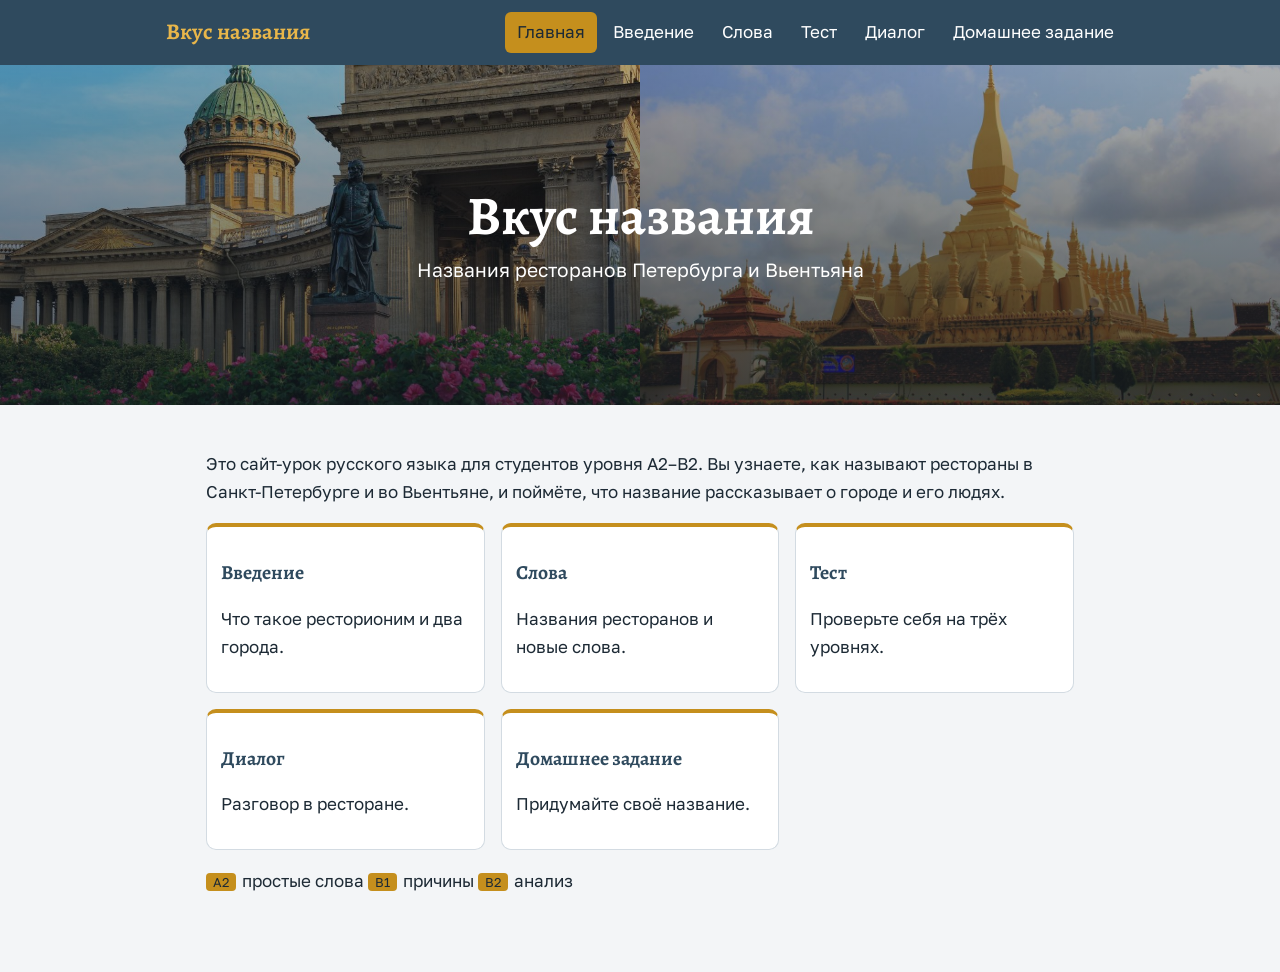
<file: index.html>
<!DOCTYPE html><html lang="ru"><head><meta charset="utf-8"><meta name="viewport" content="width=device-width,initial-scale=1"><title>Вкус названия — Вкус названия</title><link rel="stylesheet" href="https://fonts.googleapis.com/css2?family=Alegreya:wght@500;700&family=Golos+Text:wght@400;600&family=Noto+Sans+Lao:wght@400;700&display=swap"><link rel="stylesheet" href="style.css"></head><body><header><nav><a class="logo" href="index.html">Вкус названия</a><a href="index.html" class=on>Главная</a><a href="vvedenie.html">Введение</a><a href="slova.html">Слова</a><a href="test.html">Тест</a><a href="dialog.html">Диалог</a><a href="zadanie.html">Домашнее задание</a></nav></header><div class="hero"><img src="images/kazan.jpg" alt="Казанский собор"><img src="images/phathatluang.jpg" alt="Пха Тхат Луанг"><div class="t"><h1>Вкус названия</h1><p>Названия ресторанов Петербурга и Вьентьяна</p></div></div><main><p>Это сайт-урок русского языка для студентов уровня A2–B2. Вы узнаете, как называют рестораны в Санкт-Петербурге и во Вьентьяне, и поймёте, что название рассказывает о городе и его людях.</p><div class="cols"><a class="box" href="vvedenie.html"><h3>Введение</h3><p>Что такое ресторионим и два города.</p></a><a class="box" href="slova.html"><h3>Слова</h3><p>Названия ресторанов и новые слова.</p></a><a class="box" href="test.html"><h3>Тест</h3><p>Проверьте себя на трёх уровнях.</p></a><a class="box" href="dialog.html"><h3>Диалог</h3><p>Разговор в ресторане.</p></a><a class="box" href="zadanie.html"><h3>Домашнее задание</h3><p>Придумайте своё название.</p></a></div><p><span class="lvl">A2</span>простые слова <span class="lvl">B1</span>причины <span class="lvl">B2</span>анализ</p></main><script src="script.js"></script></body></html>
</file>
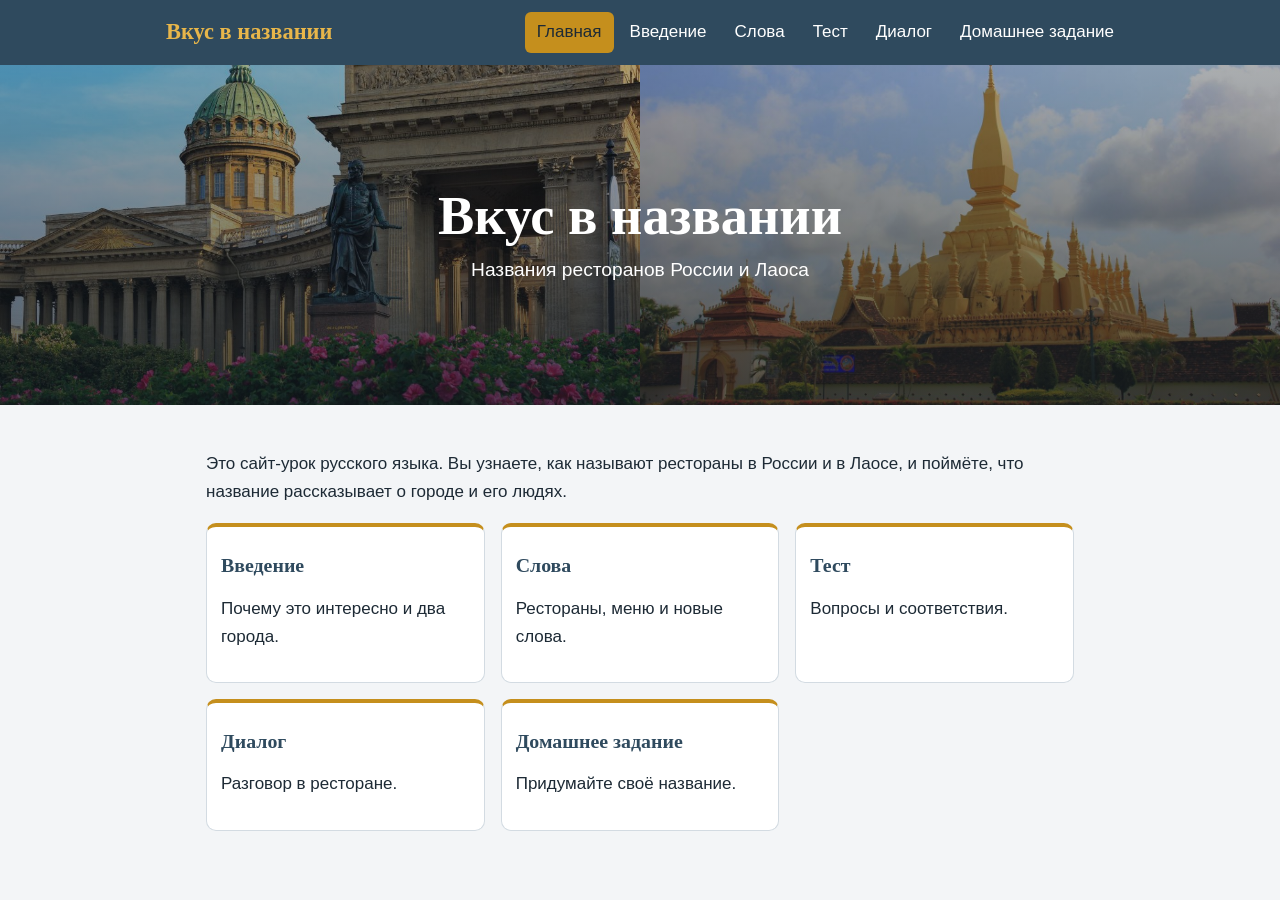
<file: vkus-nazvaniya/index.html>
<!DOCTYPE html><html lang="ru"><head><meta charset="utf-8"><meta name="viewport" content="width=device-width,initial-scale=1"><title>Вкус в названии — Вкус в названии</title><link rel="stylesheet" href="style.css"></head><body><header><nav><a class="logo" href="index.html">Вкус в названии</a><a href="index.html" class=on>Главная</a><a href="vvedenie.html">Введение</a><a href="slova.html">Слова</a><a href="test.html">Тест</a><a href="dialog.html">Диалог</a><a href="zadanie.html">Домашнее задание</a></nav></header><div class="hero"><img src="images/kazan.jpg" alt="Казанский собор"><img src="images/phathatluang.jpg" alt="Пха Тхат Луанг"><div class="t"><h1>Вкус в названии</h1><p>Названия ресторанов России и Лаоса</p></div></div><main><p>Это сайт-урок русского языка. Вы узнаете, как называют рестораны в России и в Лаосе, и поймёте, что название рассказывает о городе и его людях.</p><div class="cols"><a class="box" href="vvedenie.html"><h3>Введение</h3><p>Почему это интересно и два города.</p></a><a class="box" href="slova.html"><h3>Слова</h3><p>Рестораны, меню и новые слова.</p></a><a class="box" href="test.html"><h3>Тест</h3><p>Вопросы и соответствия.</p></a><a class="box" href="dialog.html"><h3>Диалог</h3><p>Разговор в ресторане.</p></a><a class="box" href="zadanie.html"><h3>Домашнее задание</h3><p>Придумайте своё название.</p></a></div></main><script src="script.js"></script></body></html>
</file>
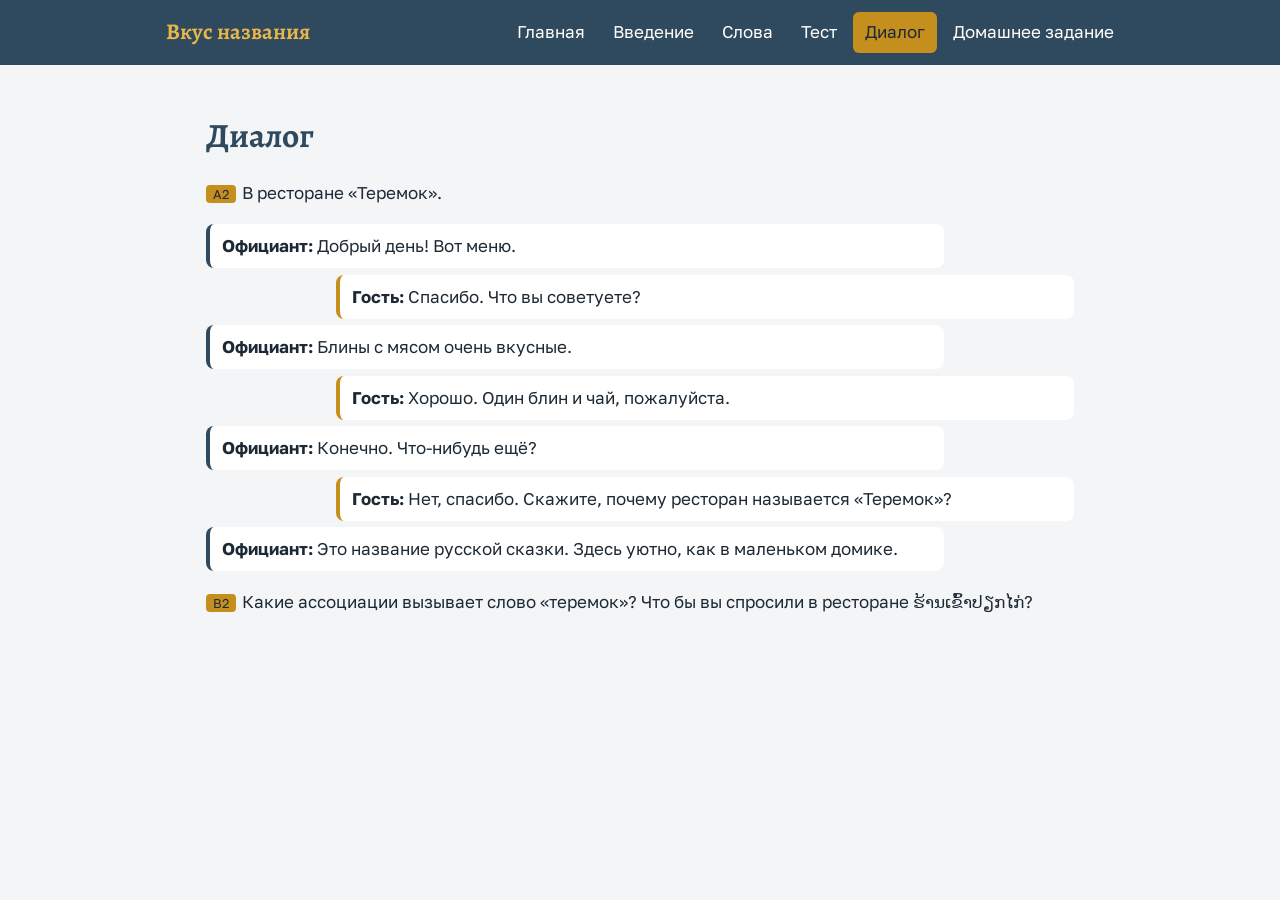
<file: dialog.html>
<!DOCTYPE html><html lang="ru"><head><meta charset="utf-8"><meta name="viewport" content="width=device-width,initial-scale=1"><title>Диалог — Вкус названия</title><link rel="stylesheet" href="https://fonts.googleapis.com/css2?family=Alegreya:wght@500;700&family=Golos+Text:wght@400;600&family=Noto+Sans+Lao:wght@400;700&display=swap"><link rel="stylesheet" href="style.css"></head><body><header><nav><a class="logo" href="index.html">Вкус названия</a><a href="index.html">Главная</a><a href="vvedenie.html">Введение</a><a href="slova.html">Слова</a><a href="test.html">Тест</a><a href="dialog.html" class=on>Диалог</a><a href="zadanie.html">Домашнее задание</a></nav></header><main><h1>Диалог</h1><p><span class="lvl">A2</span>В ресторане «Теремок».</p><div class="dl"><p><b>Официант:</b> Добрый день! Вот меню.</p><p class="g"><b>Гость:</b> Спасибо. Что вы советуете?</p><p><b>Официант:</b> Блины с мясом очень вкусные.</p><p class="g"><b>Гость:</b> Хорошо. Один блин и чай, пожалуйста.</p><p><b>Официант:</b> Конечно. Что-нибудь ещё?</p><p class="g"><b>Гость:</b> Нет, спасибо. Скажите, почему ресторан называется «Теремок»?</p><p><b>Официант:</b> Это название русской сказки. Здесь уютно, как в маленьком домике.</p></div><p><span class="lvl">B2</span>Какие ассоциации вызывает слово «теремок»? Что бы вы спросили в ресторане ຮ້ານເຂົ້າປຽກໄກ່?</p></main><script src="script.js"></script></body></html>
</file>
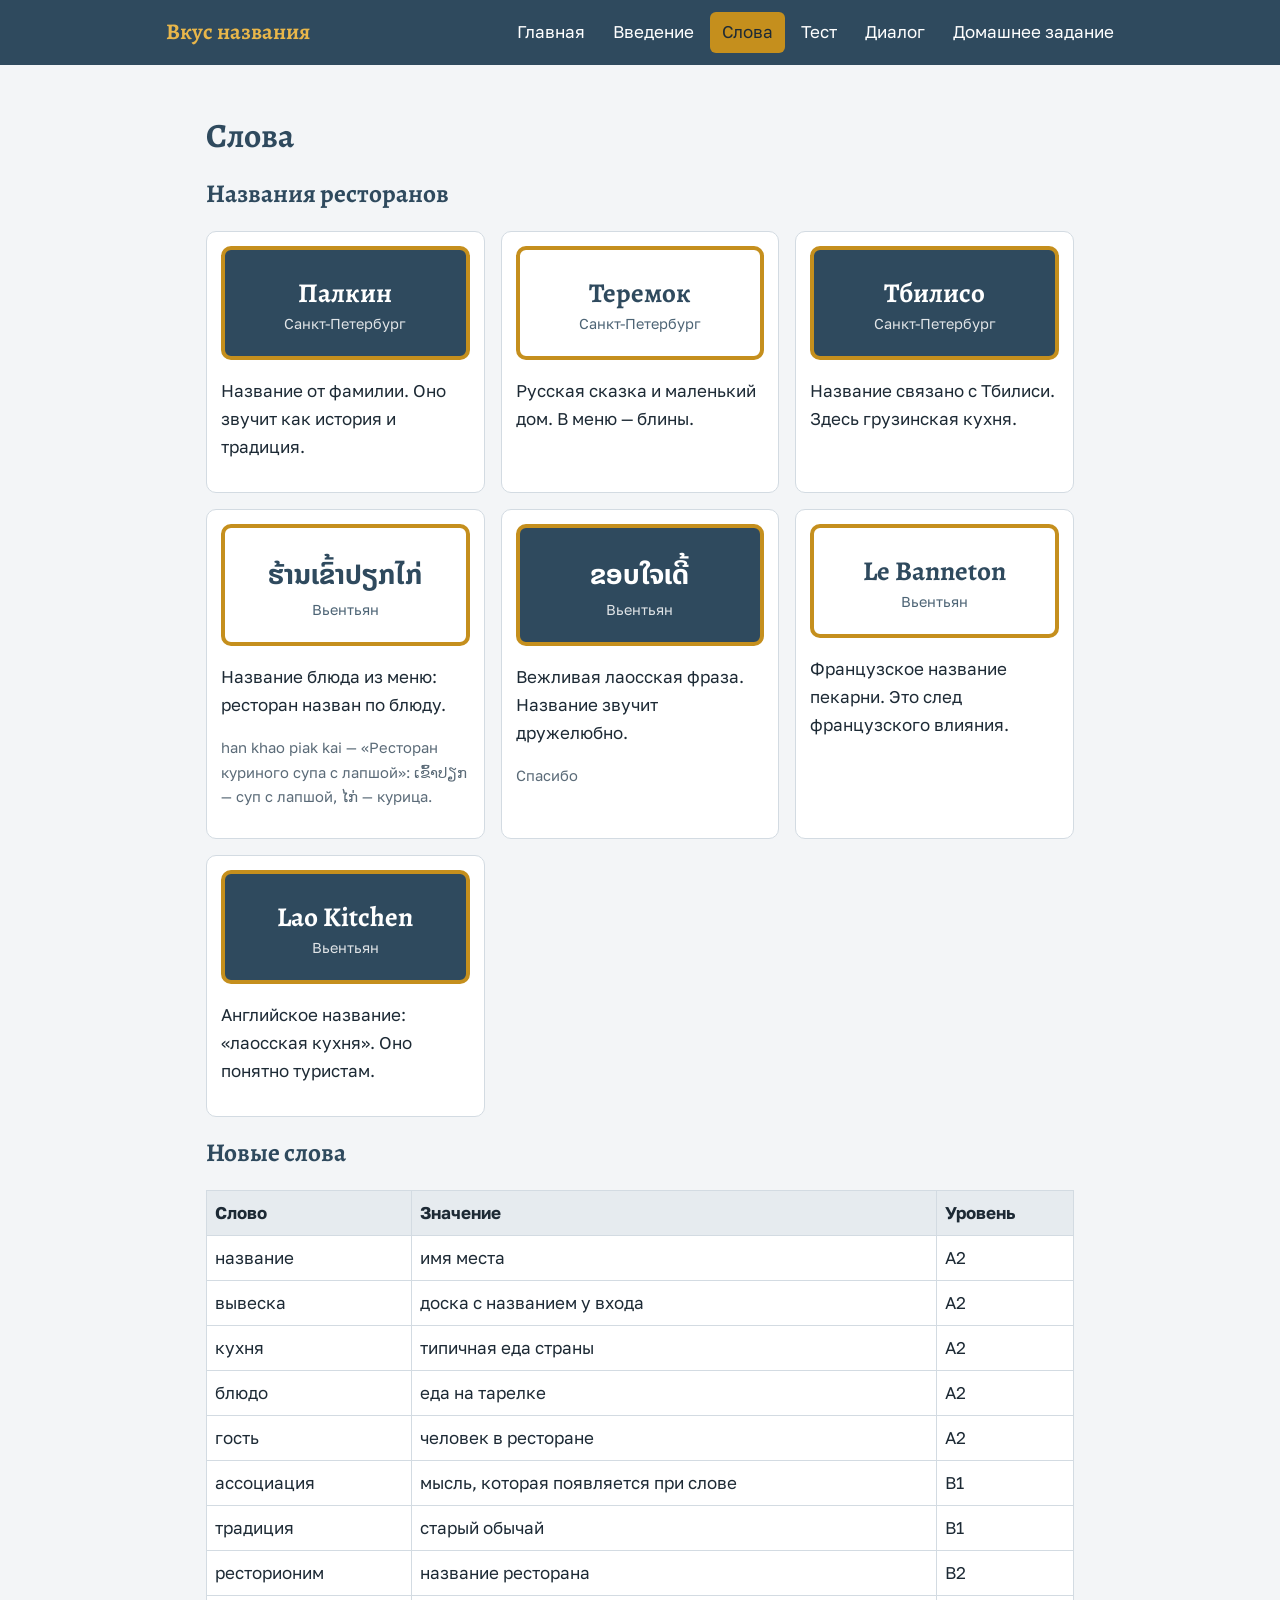
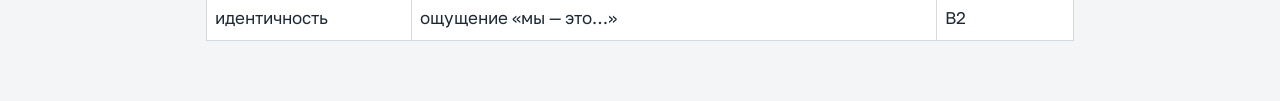
<file: slova.html>
<!DOCTYPE html><html lang="ru"><head><meta charset="utf-8"><meta name="viewport" content="width=device-width,initial-scale=1"><title>Слова — Вкус названия</title><link rel="stylesheet" href="https://fonts.googleapis.com/css2?family=Alegreya:wght@500;700&family=Golos+Text:wght@400;600&family=Noto+Sans+Lao:wght@400;700&display=swap"><link rel="stylesheet" href="style.css"></head><body><header><nav><a class="logo" href="index.html">Вкус названия</a><a href="index.html">Главная</a><a href="vvedenie.html">Введение</a><a href="slova.html" class=on>Слова</a><a href="test.html">Тест</a><a href="dialog.html">Диалог</a><a href="zadanie.html">Домашнее задание</a></nav></header><main><h1>Слова</h1><h2>Названия ресторанов</h2><div class="cols"><div class="box"><div class="sign ">Палкин<small>Санкт-Петербург</small></div><p>Название от фамилии. Оно звучит как история и традиция.</p></div><div class="box"><div class="sign l">Теремок<small>Санкт-Петербург</small></div><p>Русская сказка и маленький дом. В меню — блины.</p></div><div class="box"><div class="sign ">Тбилисо<small>Санкт-Петербург</small></div><p>Название связано с Тбилиси. Здесь грузинская кухня.</p></div><div class="box"><div class="sign l"><span class="lao">ຮ້ານເຂົ້າປຽກໄກ່</span><small>Вьентьян</small></div><p>Название блюда из меню: ресторан назван по блюду.</p><p class="mini">han khao piak kai — «Ресторан куриного супа с лапшой»: ເຂົ້າປຽກ — суп с лапшой, ໄກ່ — курица.</p></div><div class="box"><div class="sign "><span class="lao">ຂອບໃຈເດີ້</span><small>Вьентьян</small></div><p>Вежливая лаосская фраза. Название звучит дружелюбно.</p><p class="mini">Спасибо</p></div><div class="box"><div class="sign l">Le Banneton<small>Вьентьян</small></div><p>Французское название пекарни. Это след французского влияния.</p></div><div class="box"><div class="sign ">Lao Kitchen<small>Вьентьян</small></div><p>Английское название: «лаосская кухня». Оно понятно туристам.</p></div></div><h2>Новые слова</h2><div class="w"><table><tr><th>Слово</th><th>Значение</th><th>Уровень</th></tr><tr><td>название</td><td>имя места</td><td>A2</td></tr><tr><td>вывеска</td><td>доска с названием у входа</td><td>A2</td></tr><tr><td>кухня</td><td>типичная еда страны</td><td>A2</td></tr><tr><td>блюдо</td><td>еда на тарелке</td><td>A2</td></tr><tr><td>гость</td><td>человек в ресторане</td><td>A2</td></tr><tr><td>ассоциация</td><td>мысль, которая появляется при слове</td><td>B1</td></tr><tr><td>традиция</td><td>старый обычай</td><td>B1</td></tr><tr><td>ресторионим</td><td>название ресторана</td><td>B2</td></tr><tr><td>идентичность</td><td>ощущение «мы — это…»</td><td>B2</td></tr></table></div></main><script src="script.js"></script></body></html>
</file>
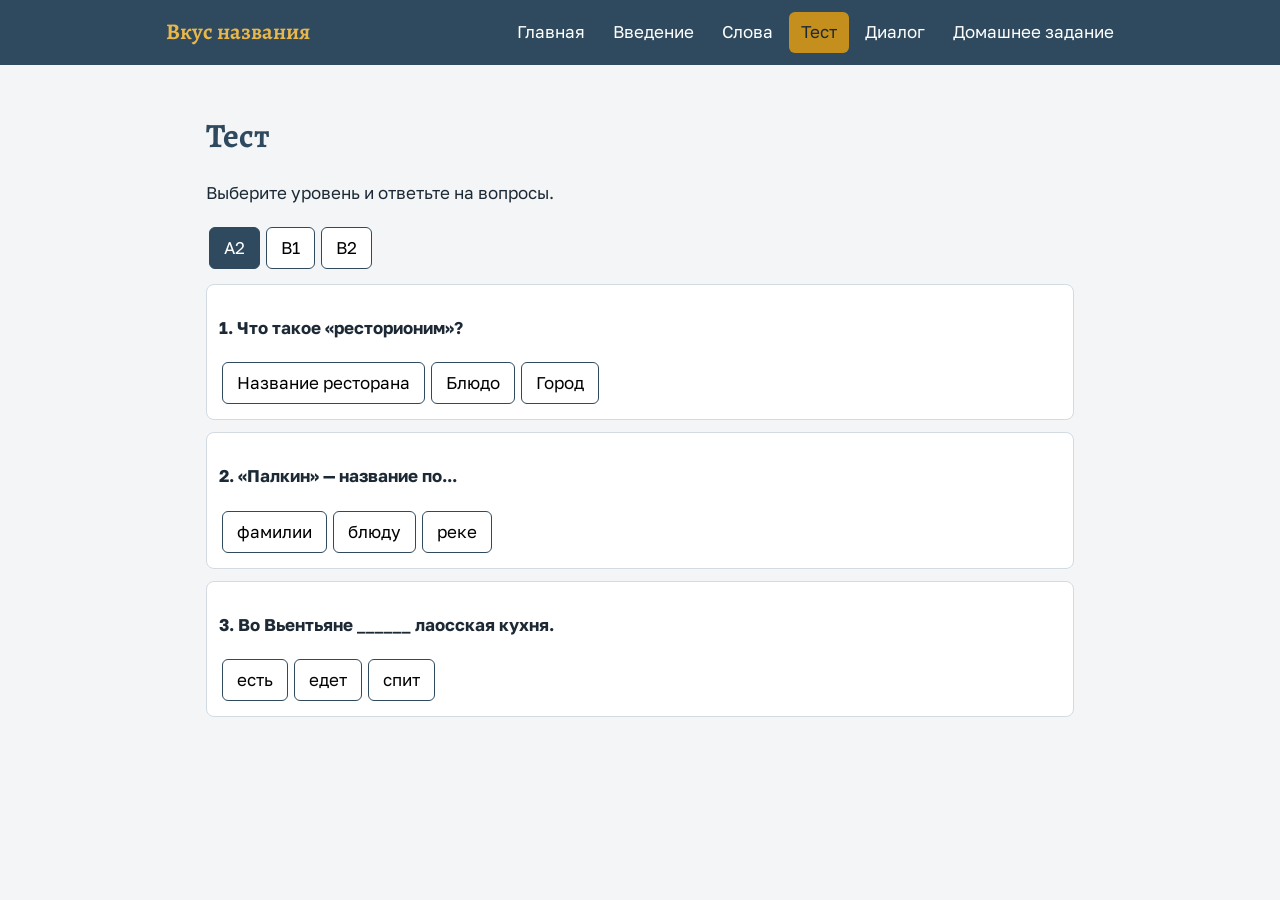
<file: test.html>
<!DOCTYPE html><html lang="ru"><head><meta charset="utf-8"><meta name="viewport" content="width=device-width,initial-scale=1"><title>Тест — Вкус названия</title><link rel="stylesheet" href="https://fonts.googleapis.com/css2?family=Alegreya:wght@500;700&family=Golos+Text:wght@400;600&family=Noto+Sans+Lao:wght@400;700&display=swap"><link rel="stylesheet" href="style.css"></head><body><header><nav><a class="logo" href="index.html">Вкус названия</a><a href="index.html">Главная</a><a href="vvedenie.html">Введение</a><a href="slova.html">Слова</a><a href="test.html" class=on>Тест</a><a href="dialog.html">Диалог</a><a href="zadanie.html">Домашнее задание</a></nav></header><main><h1>Тест</h1><p>Выберите уровень и ответьте на вопросы.</p><div id="lv"></div><div id="quiz"></div></main><script src="script.js"></script></body></html>
</file>
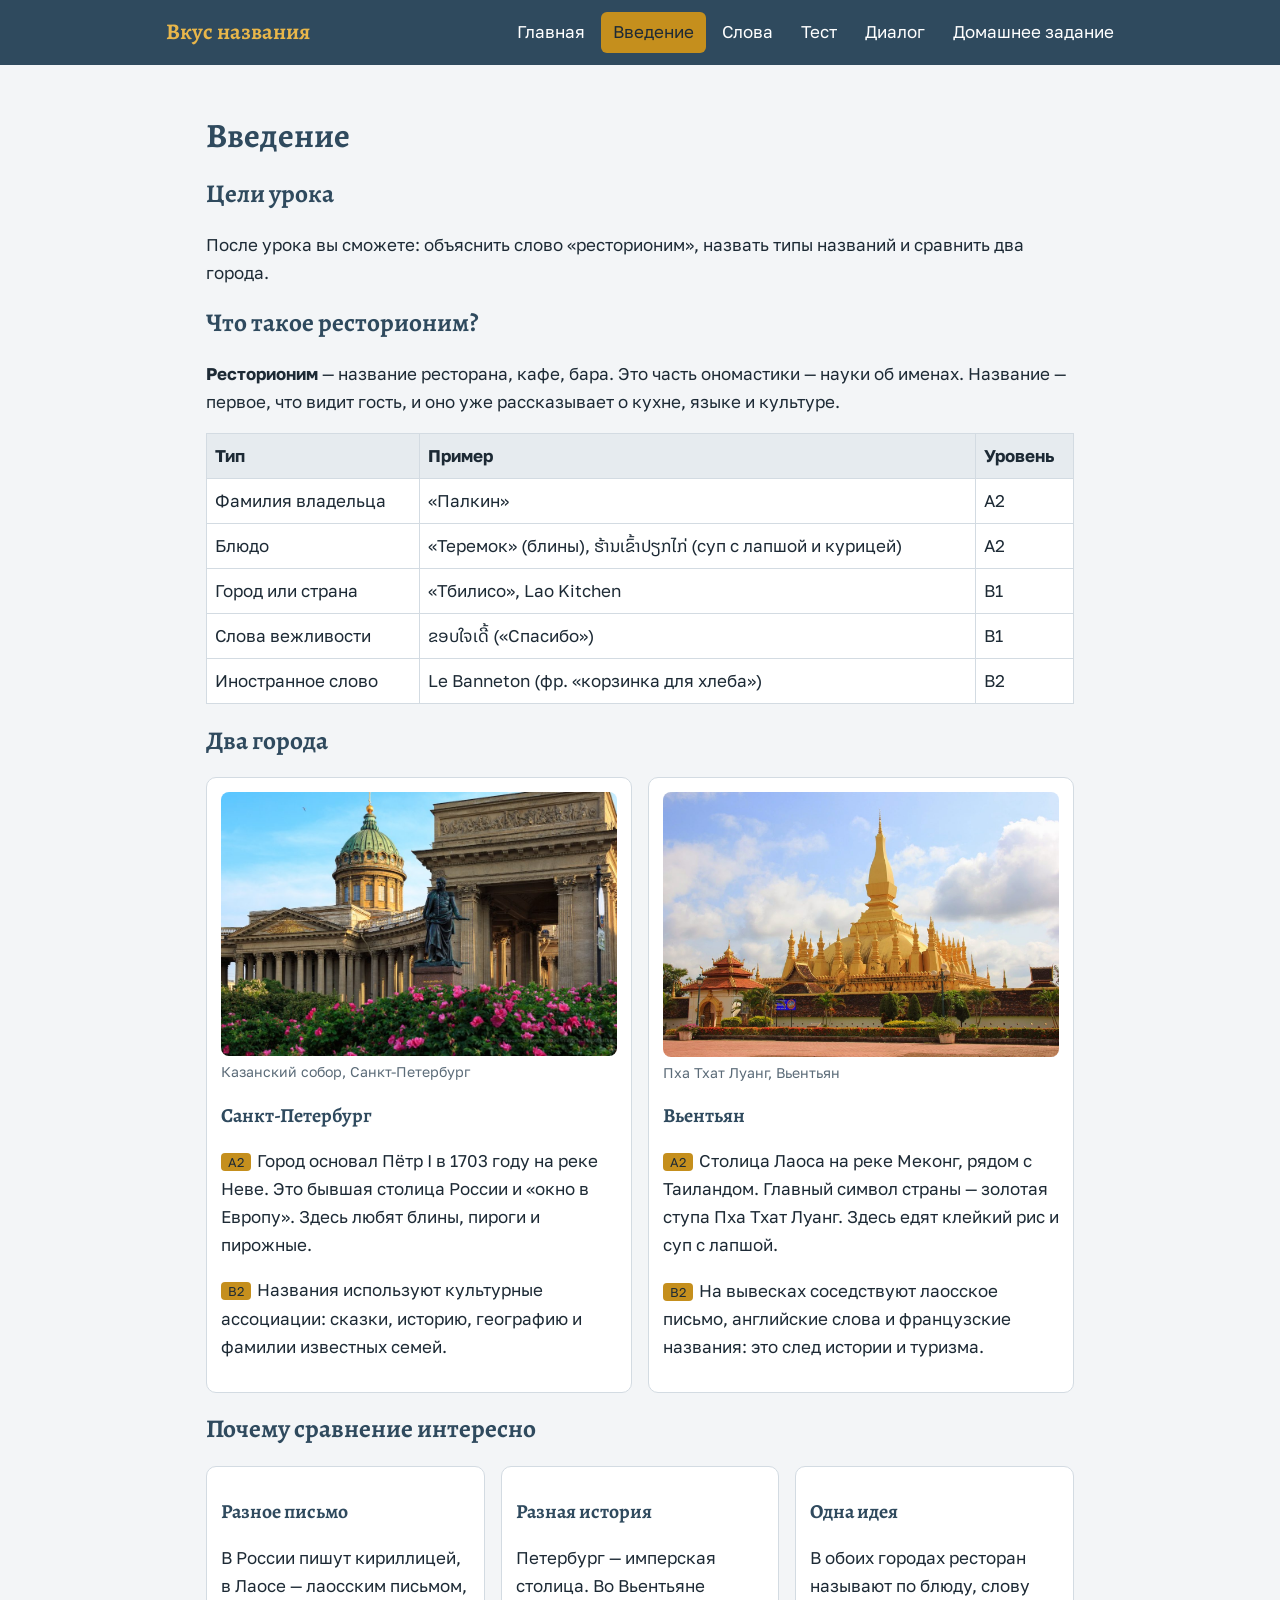
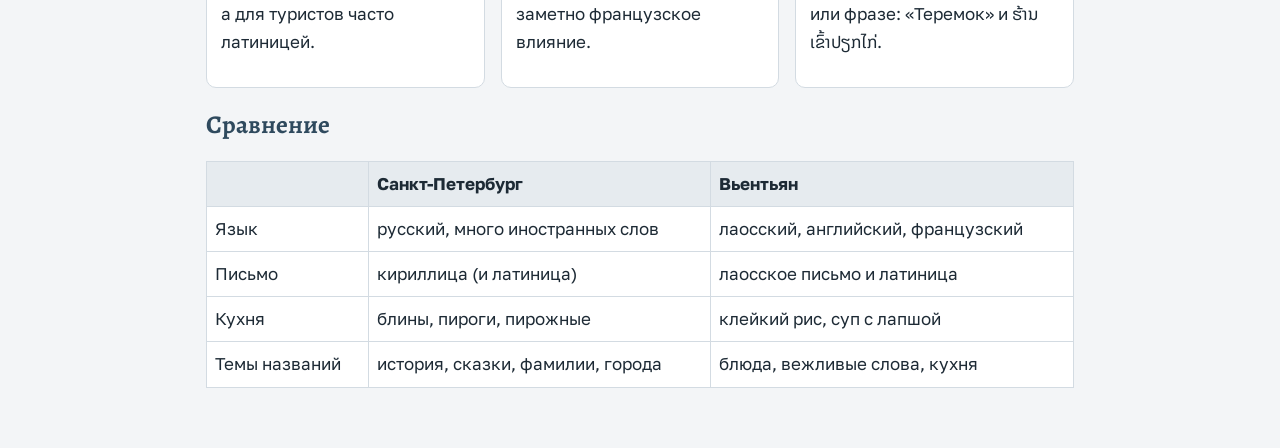
<file: vvedenie.html>
<!DOCTYPE html><html lang="ru"><head><meta charset="utf-8"><meta name="viewport" content="width=device-width,initial-scale=1"><title>Введение — Вкус названия</title><link rel="stylesheet" href="https://fonts.googleapis.com/css2?family=Alegreya:wght@500;700&family=Golos+Text:wght@400;600&family=Noto+Sans+Lao:wght@400;700&display=swap"><link rel="stylesheet" href="style.css"></head><body><header><nav><a class="logo" href="index.html">Вкус названия</a><a href="index.html">Главная</a><a href="vvedenie.html" class=on>Введение</a><a href="slova.html">Слова</a><a href="test.html">Тест</a><a href="dialog.html">Диалог</a><a href="zadanie.html">Домашнее задание</a></nav></header><main><h1>Введение</h1><h2>Цели урока</h2><p>После урока вы сможете: объяснить слово «ресторионим», назвать типы названий и сравнить два города.</p><h2>Что такое ресторионим?</h2><p><b>Ресторионим</b> — название ресторана, кафе, бара. Это часть ономастики — науки об именах. Название — первое, что видит гость, и оно уже рассказывает о кухне, языке и культуре.</p><div class="w"><table><tr><th>Тип</th><th>Пример</th><th>Уровень</th></tr><tr><td>Фамилия владельца</td><td>«Палкин»</td><td>A2</td></tr><tr><td>Блюдо</td><td>«Теремок» (блины), <span class="lao">ຮ້ານເຂົ້າປຽກໄກ່</span> (суп с лапшой и курицей)</td><td>A2</td></tr><tr><td>Город или страна</td><td>«Тбилисо», Lao Kitchen</td><td>B1</td></tr><tr><td>Слова вежливости</td><td><span class="lao">ຂອບໃຈເດີ້</span> («Спасибо»)</td><td>B1</td></tr><tr><td>Иностранное слово</td><td>Le Banneton (фр. «корзинка для хлеба»)</td><td>B2</td></tr></table></div><h2>Два города</h2><div class="cols"><div class="box"><figure><img src="images/kazan.jpg" alt="Казанский собор, Санкт-Петербург"><figcaption>Казанский собор, Санкт-Петербург</figcaption></figure><h3>Санкт-Петербург</h3><p><span class="lvl">A2</span>Город основал Пётр I в 1703 году на реке Неве. Это бывшая столица России и «окно в Европу». Здесь любят блины, пироги и пирожные.</p><p><span class="lvl">B2</span>Названия используют культурные ассоциации: сказки, историю, географию и фамилии известных семей.</p></div><div class="box"><figure><img src="images/phathatluang.jpg" alt="Пха Тхат Луанг, Вьентьян"><figcaption>Пха Тхат Луанг, Вьентьян</figcaption></figure><h3>Вьентьян</h3><p><span class="lvl">A2</span>Столица Лаоса на реке Меконг, рядом с Таиландом. Главный символ страны — золотая ступа Пха Тхат Луанг. Здесь едят клейкий рис и суп с лапшой.</p><p><span class="lvl">B2</span>На вывесках соседствуют лаосское письмо, английские слова и французские названия: это след истории и туризма.</p></div></div><h2>Почему сравнение интересно</h2><div class="cols"><div class="box"><h3>Разное письмо</h3><p>В России пишут кириллицей, в Лаосе — лаосским письмом, а для туристов часто латиницей.</p></div><div class="box"><h3>Разная история</h3><p>Петербург — имперская столица. Во Вьентьяне заметно французское влияние.</p></div><div class="box"><h3>Одна идея</h3><p>В обоих городах ресторан называют по блюду, слову или фразе: «Теремок» и <span class="lao">ຮ້ານເຂົ້າປຽກໄກ່</span>.</p></div></div><h2>Сравнение</h2><div class="w"><table><tr><th></th><th>Санкт-Петербург</th><th>Вьентьян</th></tr><tr><td>Язык</td><td>русский, много иностранных слов</td><td>лаосский, английский, французский</td></tr><tr><td>Письмо</td><td>кириллица (и латиница)</td><td>лаосское письмо и латиница</td></tr><tr><td>Кухня</td><td>блины, пироги, пирожные</td><td>клейкий рис, суп с лапшой</td></tr><tr><td>Темы названий</td><td>история, сказки, фамилии, города</td><td>блюда, вежливые слова, кухня</td></tr></table></div></main><script src="script.js"></script></body></html>
</file>
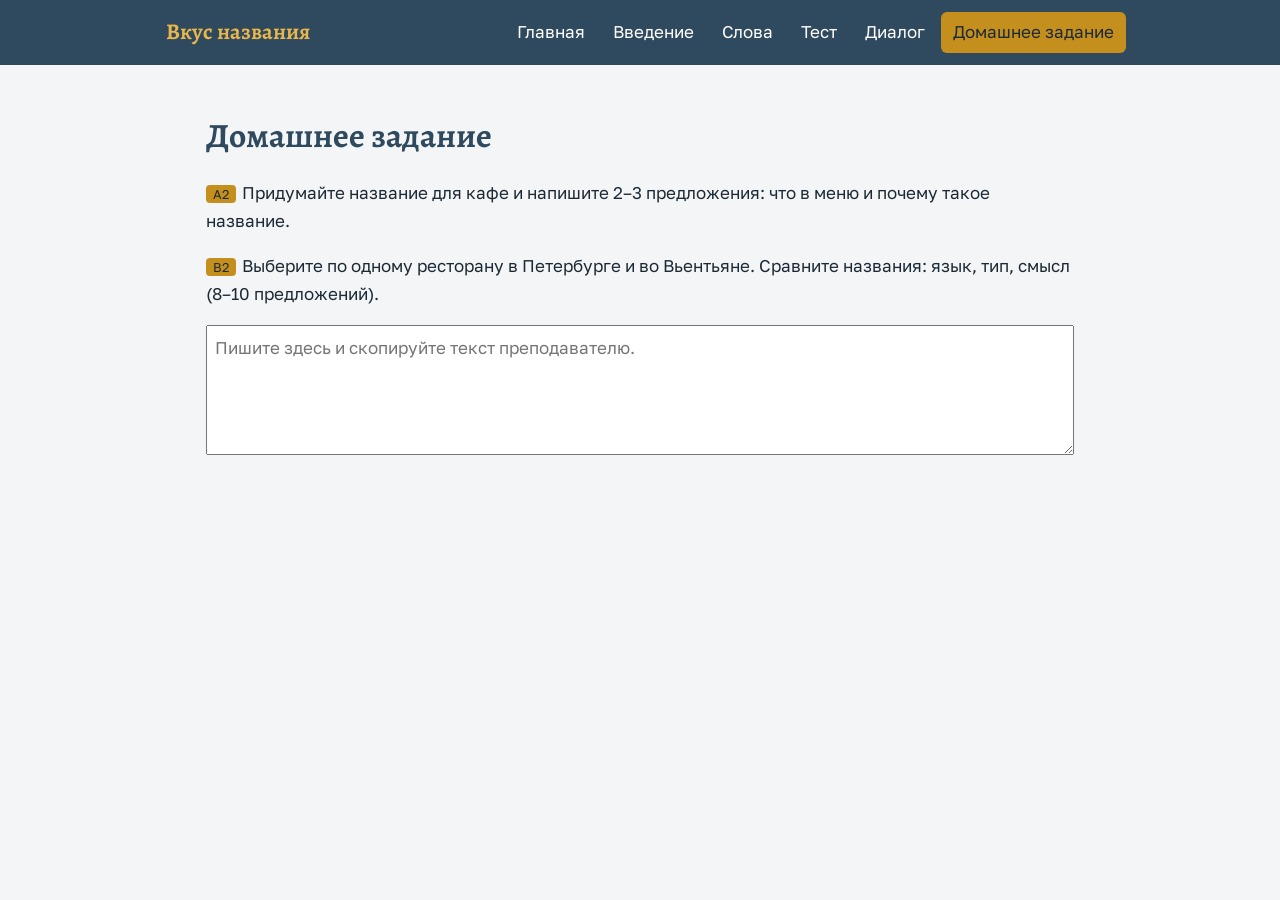
<file: zadanie.html>
<!DOCTYPE html><html lang="ru"><head><meta charset="utf-8"><meta name="viewport" content="width=device-width,initial-scale=1"><title>Домашнее задание — Вкус названия</title><link rel="stylesheet" href="https://fonts.googleapis.com/css2?family=Alegreya:wght@500;700&family=Golos+Text:wght@400;600&family=Noto+Sans+Lao:wght@400;700&display=swap"><link rel="stylesheet" href="style.css"></head><body><header><nav><a class="logo" href="index.html">Вкус названия</a><a href="index.html">Главная</a><a href="vvedenie.html">Введение</a><a href="slova.html">Слова</a><a href="test.html">Тест</a><a href="dialog.html">Диалог</a><a href="zadanie.html" class=on>Домашнее задание</a></nav></header><main><h1>Домашнее задание</h1><p><span class="lvl">A2</span>Придумайте название для кафе и напишите 2–3 предложения: что в меню и почему такое название.</p><p><span class="lvl">B2</span>Выберите по одному ресторану в Петербурге и во Вьентьяне. Сравните названия: язык, тип, смысл (8–10 предложений).</p><textarea aria-label="Ответ" placeholder="Пишите здесь и скопируйте текст преподавателю."></textarea></main><script src="script.js"></script></body></html>
</file>
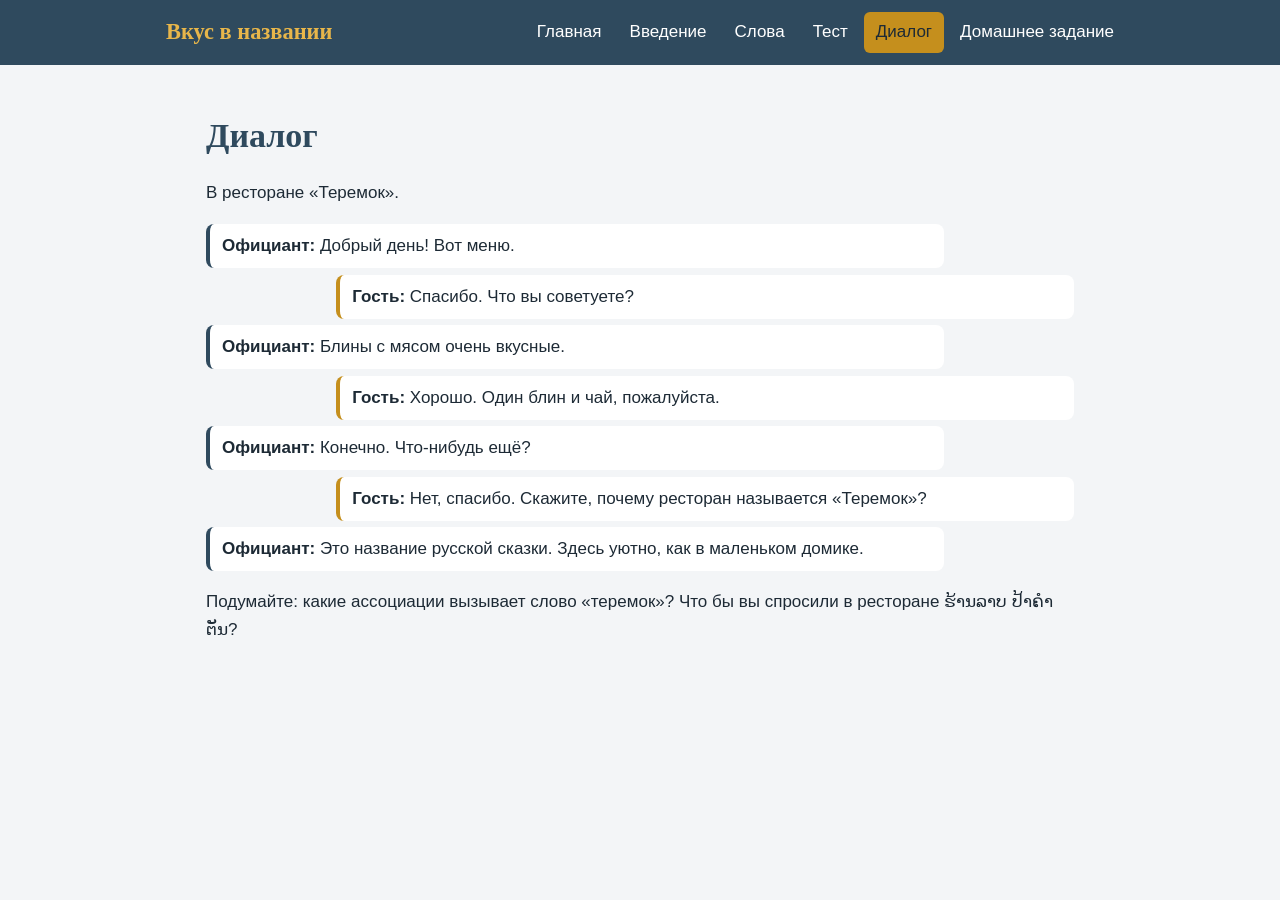
<file: vkus-nazvaniya/dialog.html>
<!DOCTYPE html><html lang="ru"><head><meta charset="utf-8"><meta name="viewport" content="width=device-width,initial-scale=1"><title>Диалог — Вкус в названии</title><link rel="stylesheet" href="style.css"></head><body><header><nav><a class="logo" href="index.html">Вкус в названии</a><a href="index.html">Главная</a><a href="vvedenie.html">Введение</a><a href="slova.html">Слова</a><a href="test.html">Тест</a><a href="dialog.html" class=on>Диалог</a><a href="zadanie.html">Домашнее задание</a></nav></header><main><h1>Диалог</h1><p>В ресторане «Теремок».</p><div class="dl"><p><b>Официант:</b> Добрый день! Вот меню.</p><p class="g"><b>Гость:</b> Спасибо. Что вы советуете?</p><p><b>Официант:</b> Блины с мясом очень вкусные.</p><p class="g"><b>Гость:</b> Хорошо. Один блин и чай, пожалуйста.</p><p><b>Официант:</b> Конечно. Что-нибудь ещё?</p><p class="g"><b>Гость:</b> Нет, спасибо. Скажите, почему ресторан называется «Теремок»?</p><p><b>Официант:</b> Это название русской сказки. Здесь уютно, как в маленьком домике.</p></div><p>Подумайте: какие ассоциации вызывает слово «теремок»? Что бы вы спросили в ресторане <span class="lao">ຮ້ານລາບ ປ້າຄຳຕັນ</span>?</p></main><script src="script.js"></script></body></html>
</file>
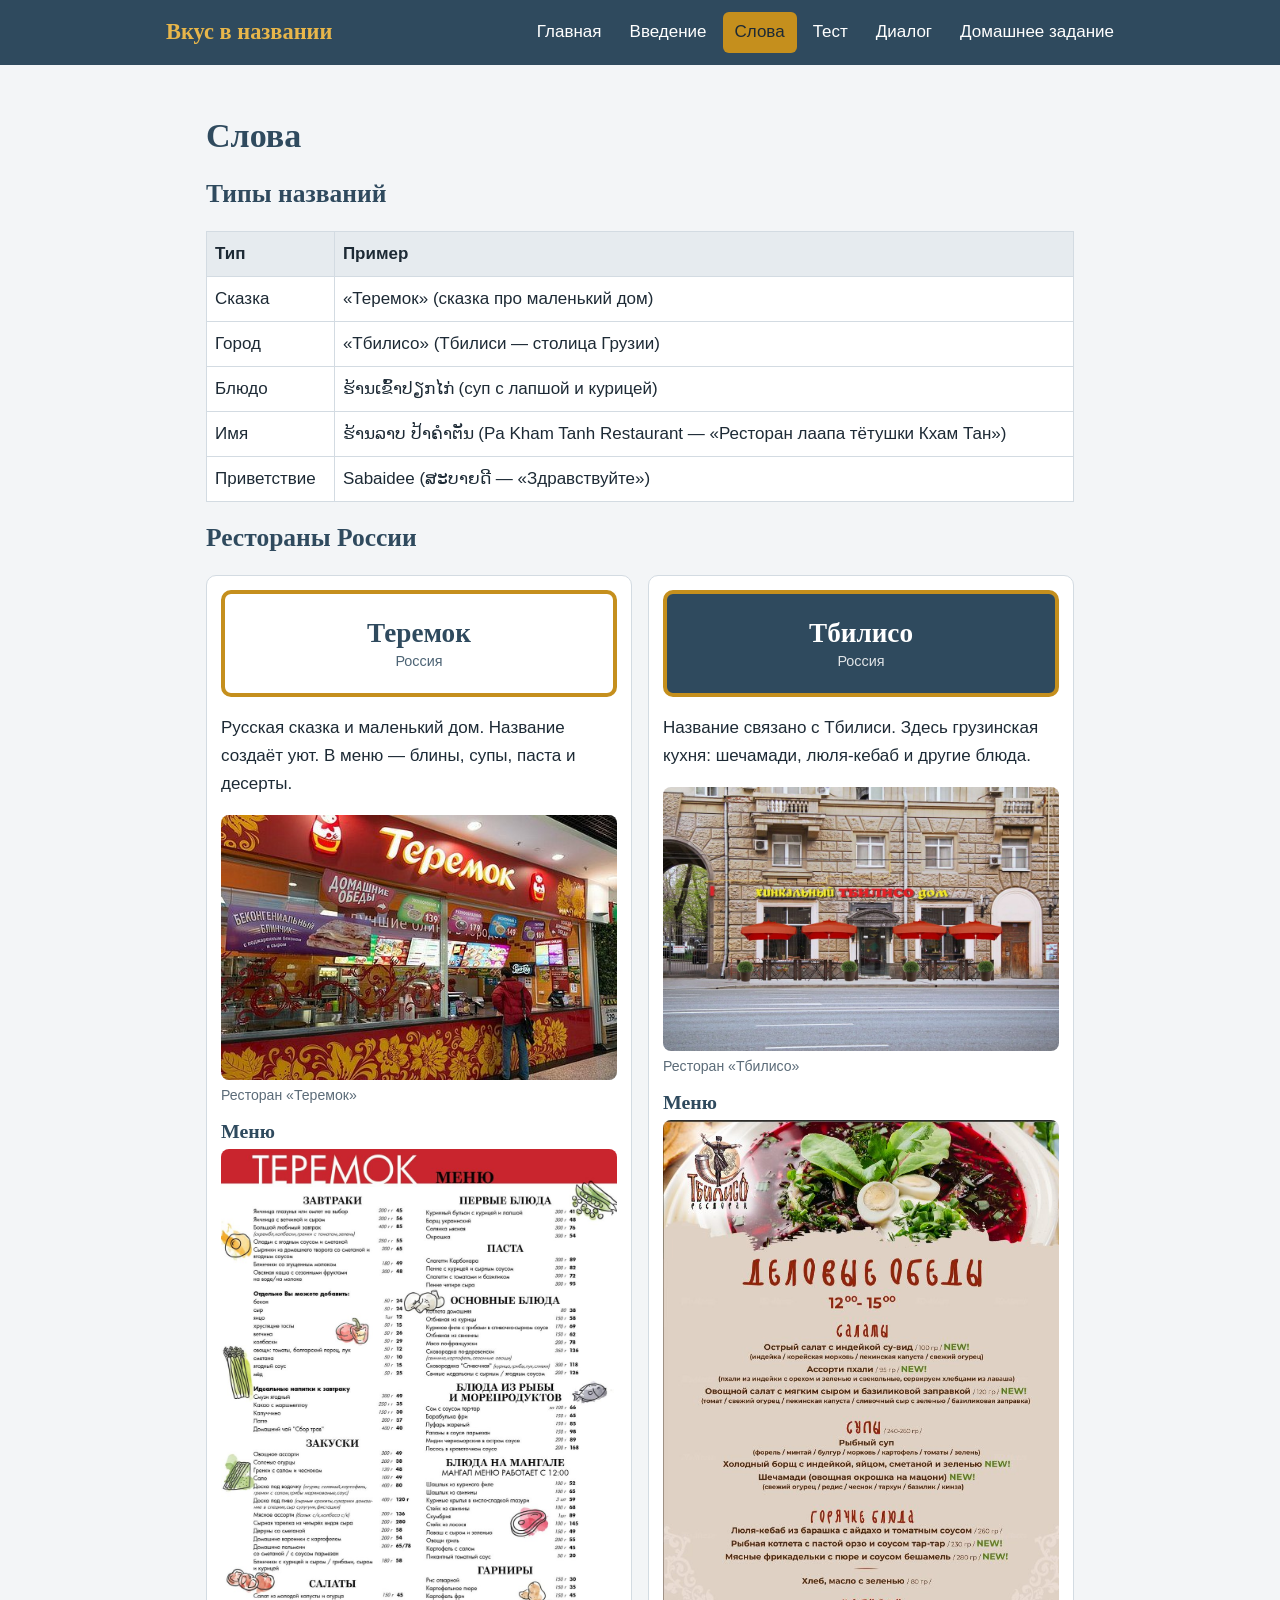
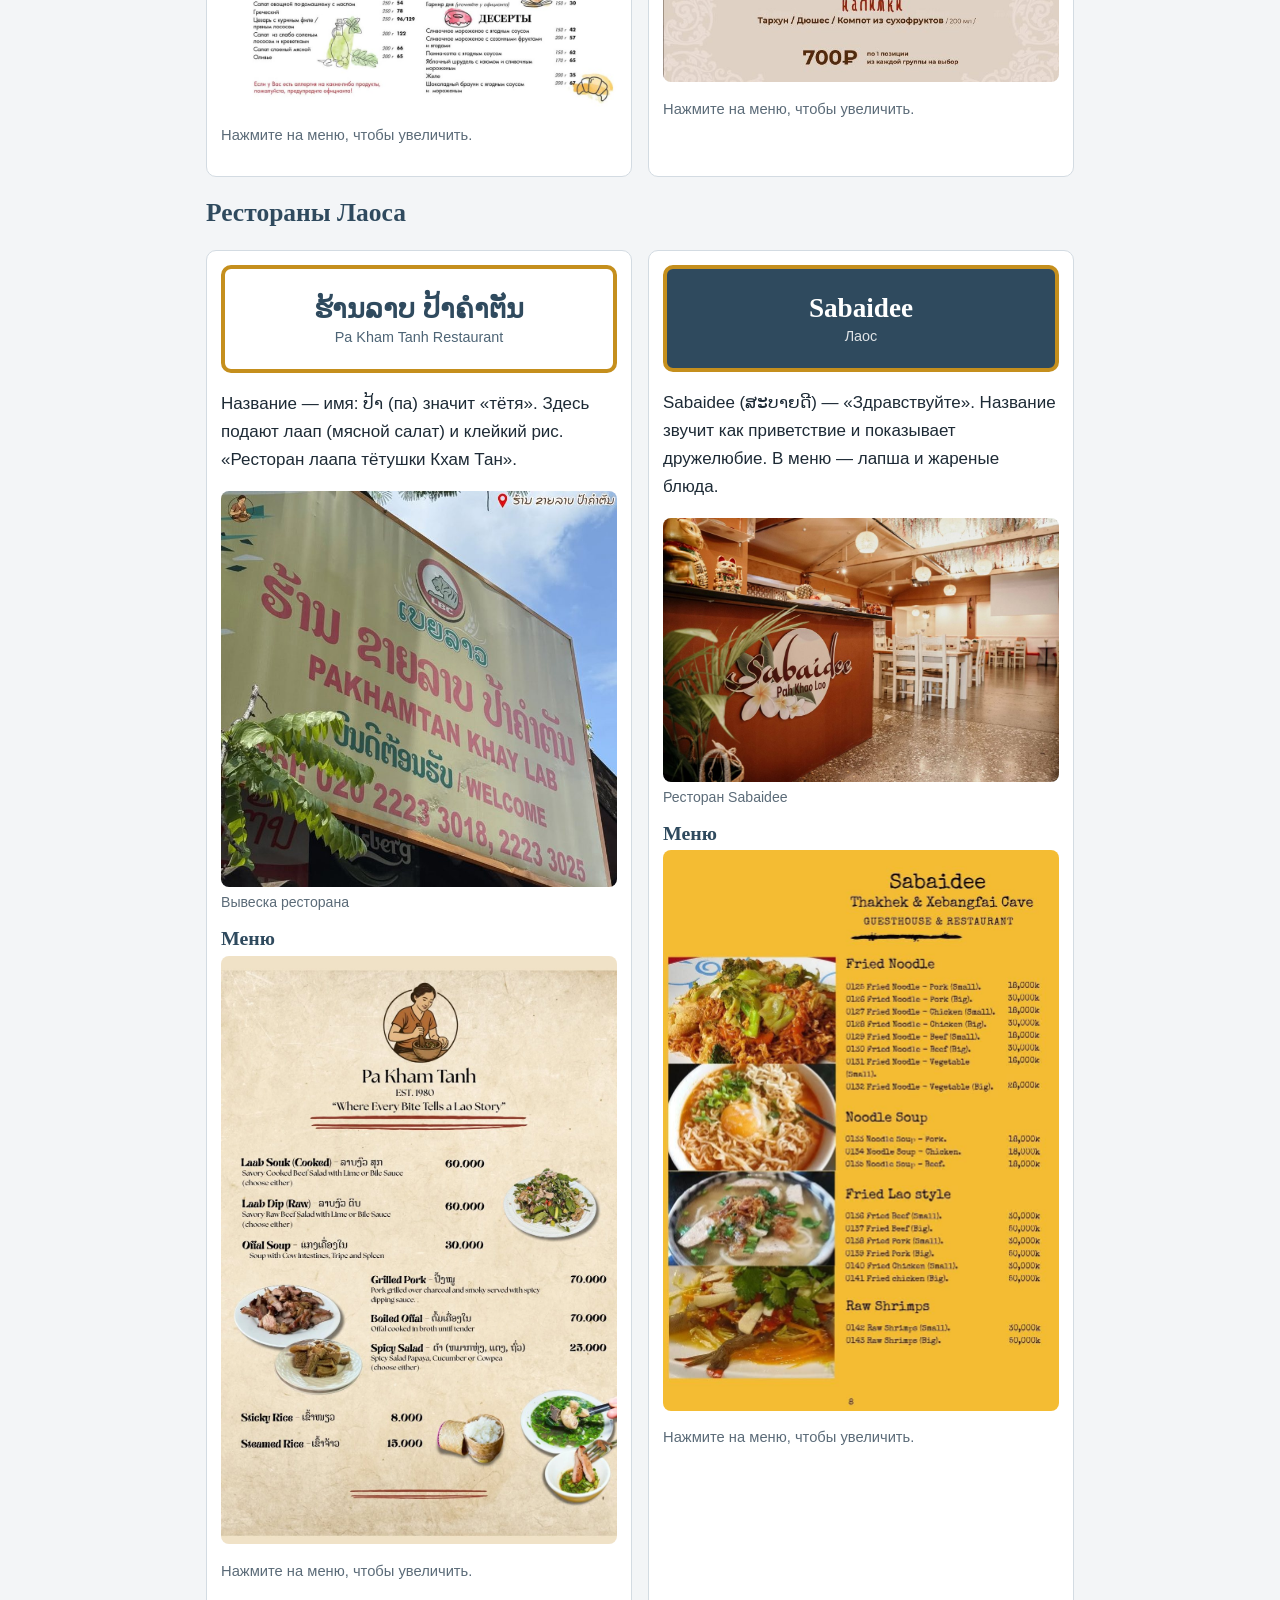
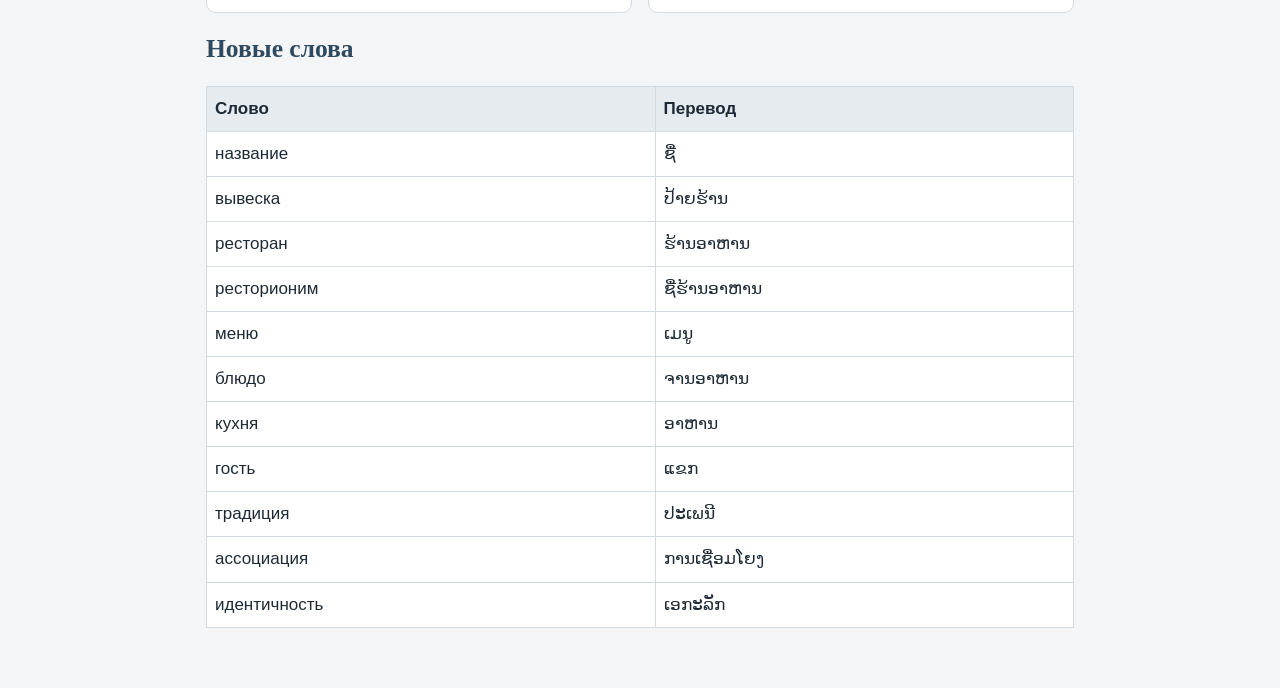
<file: vkus-nazvaniya/slova.html>
<!DOCTYPE html><html lang="ru"><head><meta charset="utf-8"><meta name="viewport" content="width=device-width,initial-scale=1"><title>Слова — Вкус в названии</title><link rel="stylesheet" href="style.css"></head><body><header><nav><a class="logo" href="index.html">Вкус в названии</a><a href="index.html">Главная</a><a href="vvedenie.html">Введение</a><a href="slova.html" class=on>Слова</a><a href="test.html">Тест</a><a href="dialog.html">Диалог</a><a href="zadanie.html">Домашнее задание</a></nav></header><main><h1>Слова</h1><h2>Типы названий</h2><div class="w"><table><tr><th>Тип</th><th>Пример</th></tr><tr><td>Сказка</td><td>«Теремок» (сказка про маленький дом)</td></tr><tr><td>Город</td><td>«Тбилисо» (Тбилиси — столица Грузии)</td></tr><tr><td>Блюдо</td><td><span class="lao">ຮ້ານເຂົ້າປຽກໄກ່</span> (суп с лапшой и курицей)</td></tr><tr><td>Имя</td><td><span class="lao">ຮ້ານລາບ ປ້າຄຳຕັນ</span> (Pa Kham Tanh Restaurant — «Ресторан лаапа тётушки Кхам Тан»)</td></tr><tr><td>Приветствие</td><td>Sabaidee (<span class="lao">ສະບາຍດີ</span> — «Здравствуйте»)</td></tr></table></div><h2>Рестораны России</h2><div class="cols"><div class="box"><div class="sign l">Теремок<small>Россия</small></div><p>Русская сказка и маленький дом. Название создаёт уют. В меню — блины, супы, паста и десерты.</p><figure><img src="images/teremok_front.jpg" alt="Ресторан «Теремок»"><figcaption>Ресторан «Теремок»</figcaption></figure><h3>Меню</h3><a href="images/teremok_menu.jpg" target="_blank"><img src="images/teremok_menu.jpg" alt="Меню"></a><p class="mini">Нажмите на меню, чтобы увеличить.</p></div><div class="box"><div class="sign ">Тбилисо<small>Россия</small></div><p>Название связано с Тбилиси. Здесь грузинская кухня: шечамади, люля-кебаб и другие блюда.</p><figure><img src="images/tbiliso_front.jpg" alt="Ресторан «Тбилисо»"><figcaption>Ресторан «Тбилисо»</figcaption></figure><h3>Меню</h3><a href="images/tbiliso_menu.jpg" target="_blank"><img src="images/tbiliso_menu.jpg" alt="Меню"></a><p class="mini">Нажмите на меню, чтобы увеличить.</p></div></div><h2>Рестораны Лаоса</h2><div class="cols"><div class="box"><div class="sign l"><span class="lao">ຮ້ານລາບ ປ້າຄຳຕັນ</span><small>Pa Kham Tanh Restaurant</small></div><p>Название — имя: ປ້າ (па) значит «тётя». Здесь подают лаап (мясной салат) и клейкий рис. «Ресторан лаапа тётушки Кхам Тан».</p><figure><img src="images/pkt_sign.jpg" alt="Вывеска ресторана"><figcaption>Вывеска ресторана</figcaption></figure><h3>Меню</h3><a href="images/pkt_menu.jpg" target="_blank"><img src="images/pkt_menu.jpg" alt="Меню"></a><p class="mini">Нажмите на меню, чтобы увеличить.</p></div><div class="box"><div class="sign ">Sabaidee<small>Лаос</small></div><p>Sabaidee (<span class="lao">ສະບາຍດີ</span>) — «Здравствуйте». Название звучит как приветствие и показывает дружелюбие. В меню — лапша и жареные блюда.</p><figure><img src="images/sabaidee_room.jpg" alt="Ресторан Sabaidee"><figcaption>Ресторан Sabaidee</figcaption></figure><h3>Меню</h3><a href="images/sabaidee_menu.jpg" target="_blank"><img src="images/sabaidee_menu.jpg" alt="Меню"></a><p class="mini">Нажмите на меню, чтобы увеличить.</p></div></div><h2>Новые слова</h2><div class="w"><table><tr><th>Слово</th><th>Перевод</th></tr><tr><td>название</td><td><span class="lao">ຊື່</span></td></tr><tr><td>вывеска</td><td><span class="lao">ປ້າຍຮ້ານ</span></td></tr><tr><td>ресторан</td><td><span class="lao">ຮ້ານອາຫານ</span></td></tr><tr><td>ресторионим</td><td><span class="lao">ຊື່ຮ້ານອາຫານ</span></td></tr><tr><td>меню</td><td><span class="lao">ເມນູ</span></td></tr><tr><td>блюдо</td><td><span class="lao">ຈານອາຫານ</span></td></tr><tr><td>кухня</td><td><span class="lao">ອາຫານ</span></td></tr><tr><td>гость</td><td><span class="lao">ແຂກ</span></td></tr><tr><td>традиция</td><td><span class="lao">ປະເພນີ</span></td></tr><tr><td>ассоциация</td><td><span class="lao">ການເຊື່ອມໂຍງ</span></td></tr><tr><td>идентичность</td><td><span class="lao">ເອກະລັກ</span></td></tr></table></div></main><script src="script.js"></script></body></html>
</file>
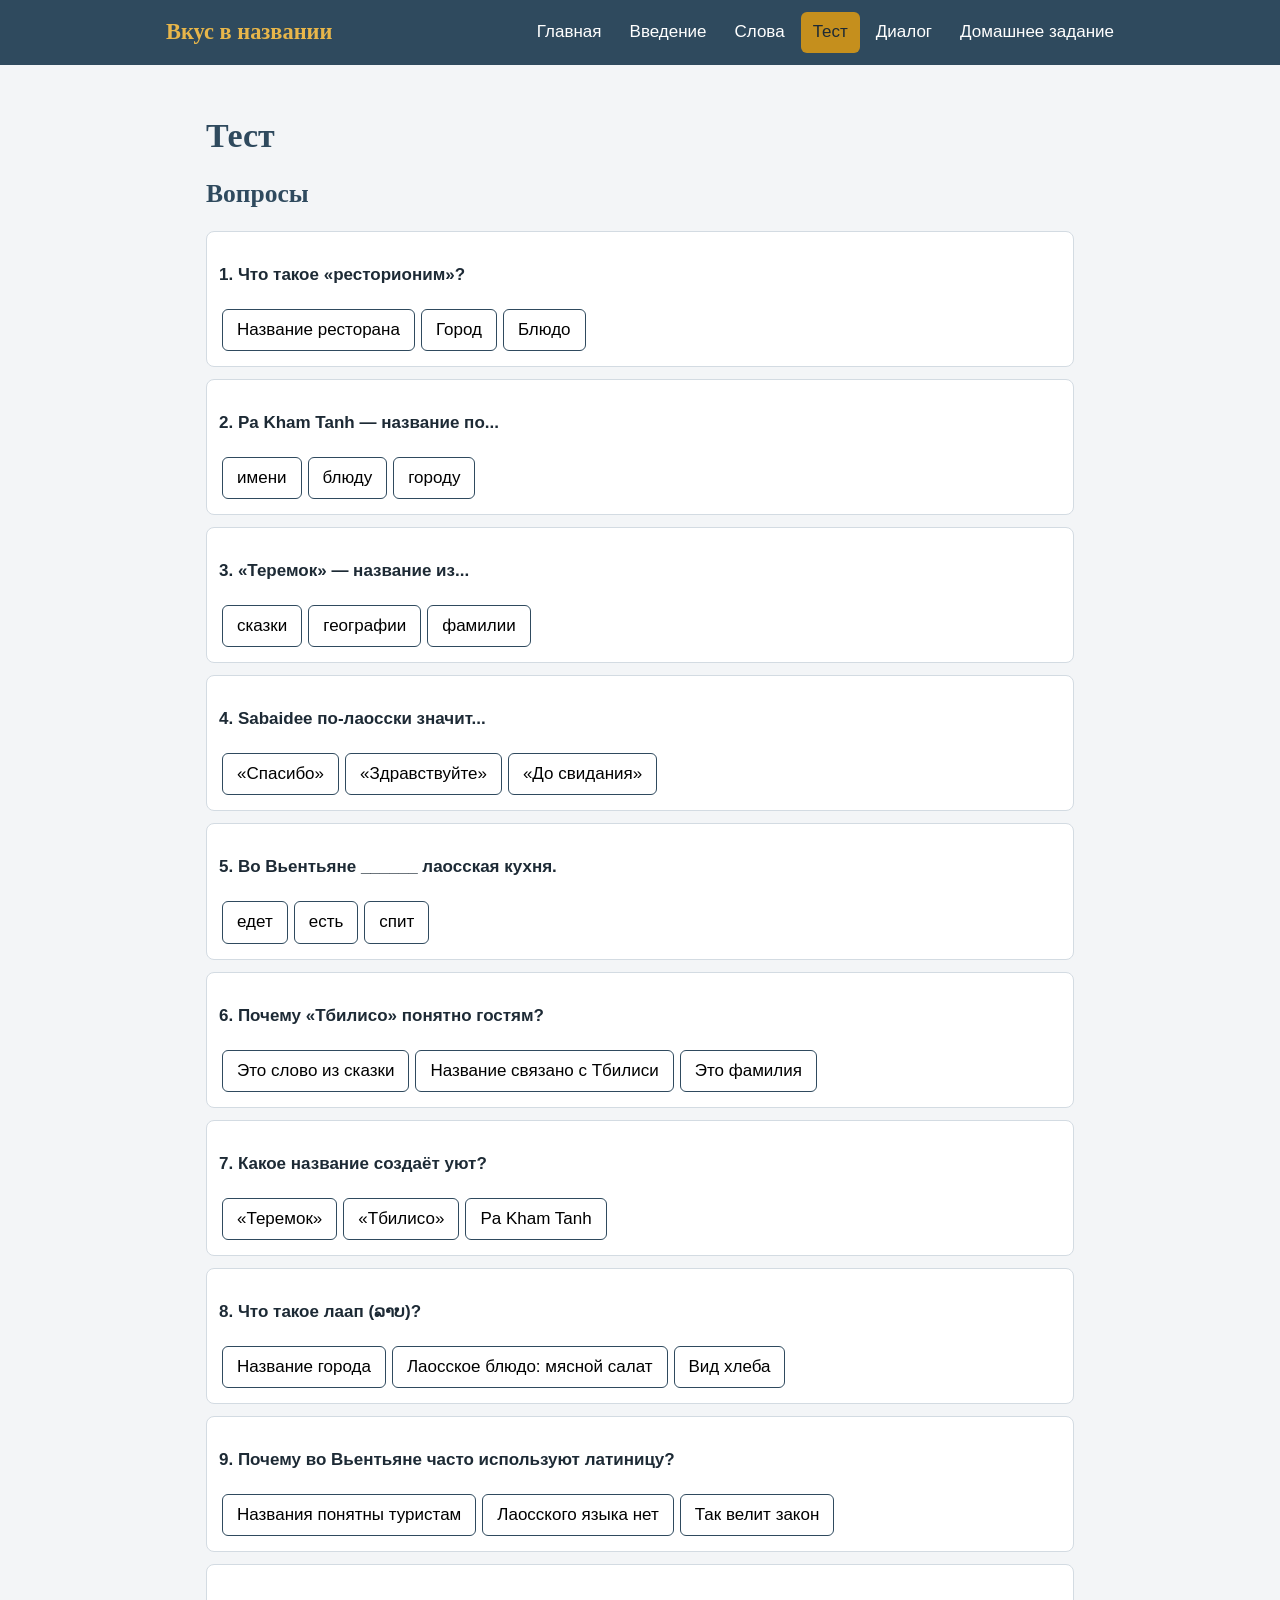
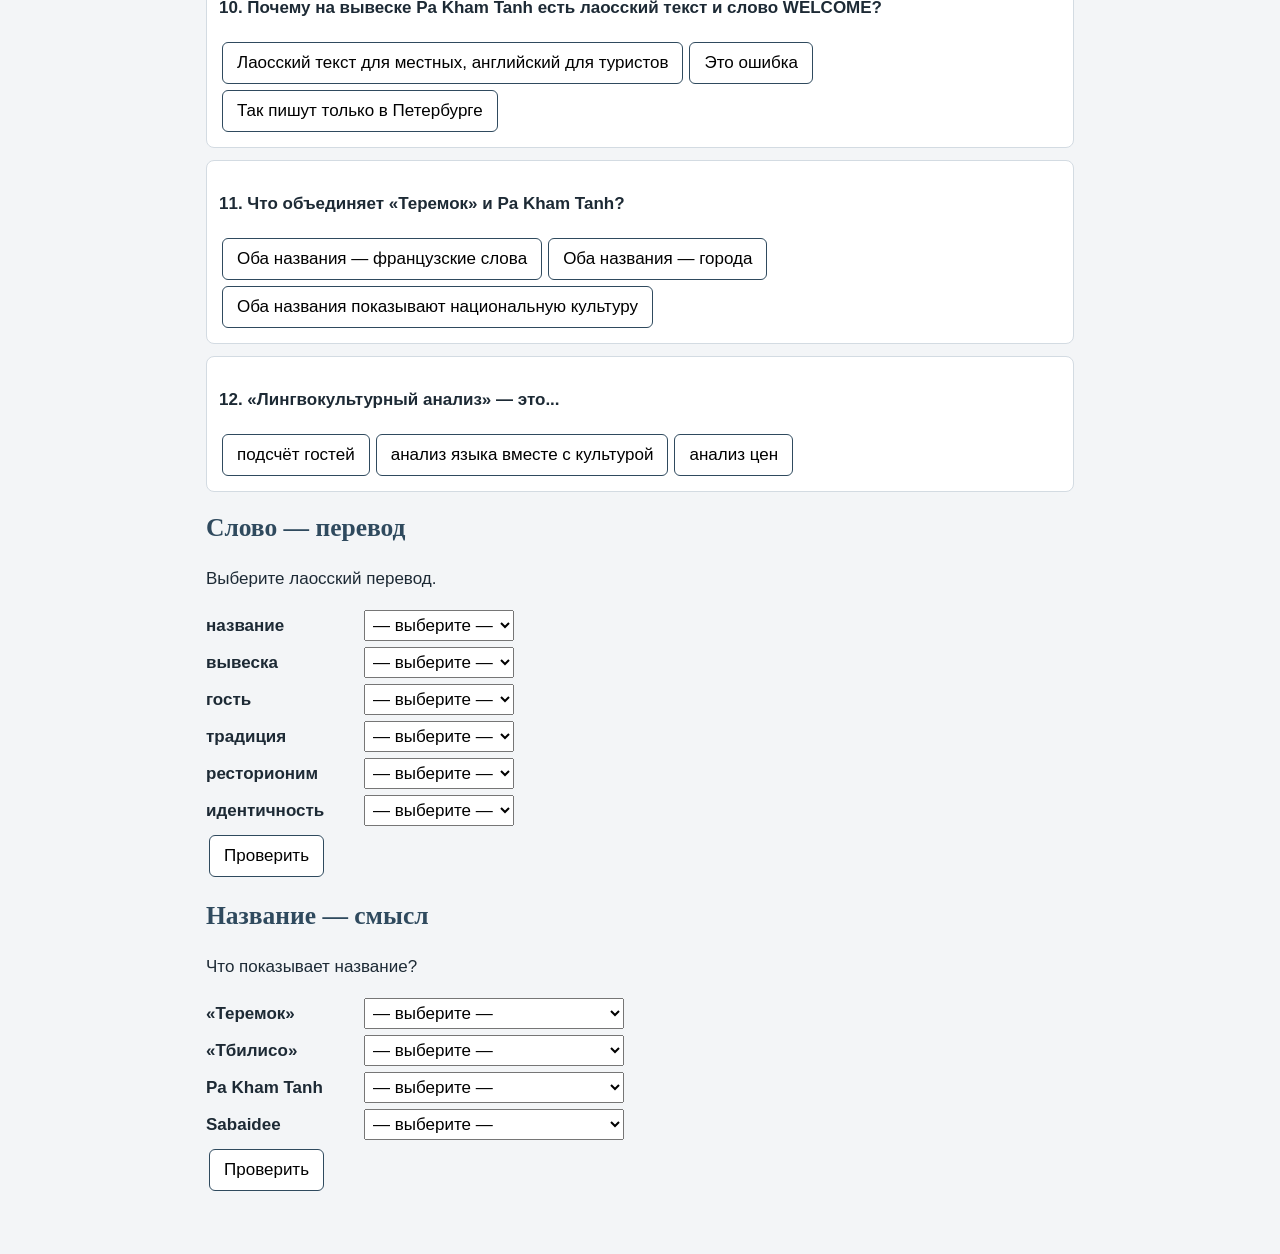
<file: vkus-nazvaniya/test.html>
<!DOCTYPE html><html lang="ru"><head><meta charset="utf-8"><meta name="viewport" content="width=device-width,initial-scale=1"><title>Тест — Вкус в названии</title><link rel="stylesheet" href="style.css"></head><body><header><nav><a class="logo" href="index.html">Вкус в названии</a><a href="index.html">Главная</a><a href="vvedenie.html">Введение</a><a href="slova.html">Слова</a><a href="test.html" class=on>Тест</a><a href="dialog.html">Диалог</a><a href="zadanie.html">Домашнее задание</a></nav></header><main><h1>Тест</h1><h2>Вопросы</h2><div id="quiz"></div><h2>Слово — перевод</h2><p>Выберите лаосский перевод.</p><div id="m1"></div><h2>Название — смысл</h2><p>Что показывает название?</p><div id="m2"></div></main><script src="script.js"></script></body></html>
</file>
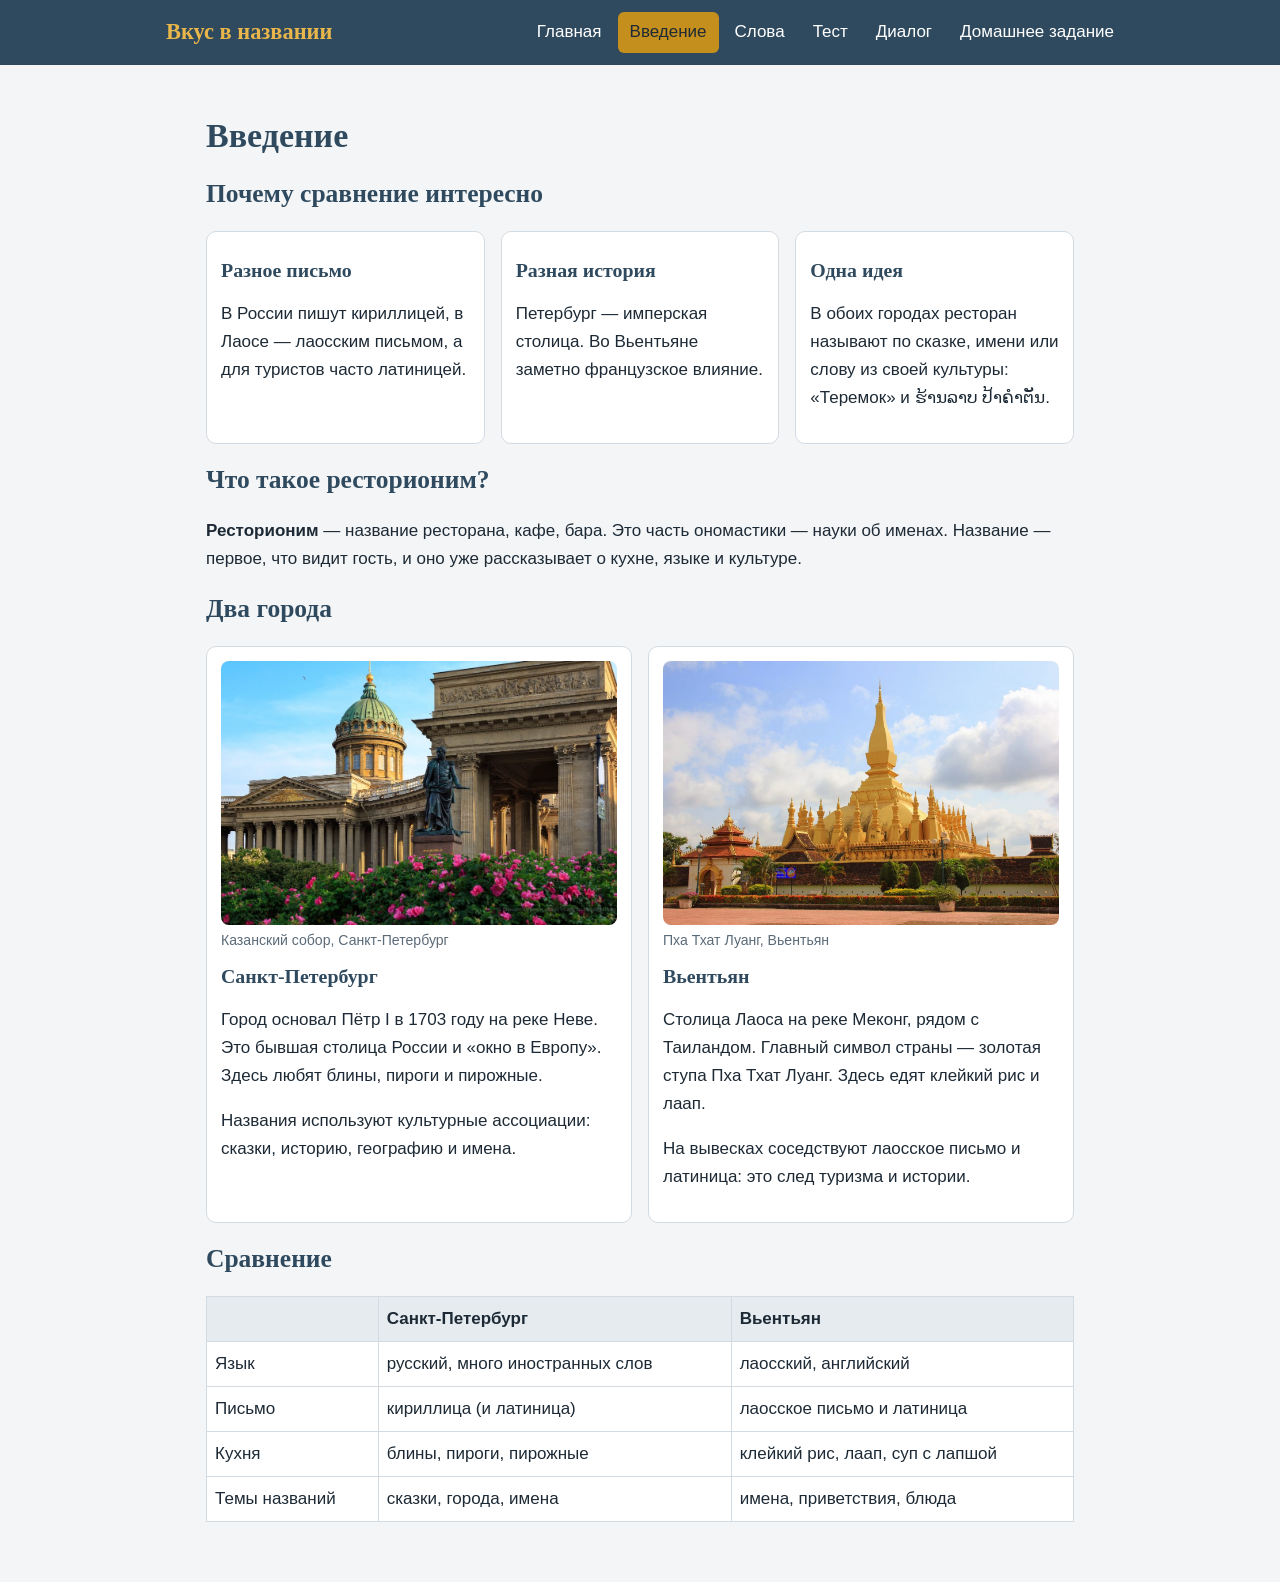
<file: vkus-nazvaniya/vvedenie.html>
<!DOCTYPE html><html lang="ru"><head><meta charset="utf-8"><meta name="viewport" content="width=device-width,initial-scale=1"><title>Введение — Вкус в названии</title><link rel="stylesheet" href="style.css"></head><body><header><nav><a class="logo" href="index.html">Вкус в названии</a><a href="index.html">Главная</a><a href="vvedenie.html" class=on>Введение</a><a href="slova.html">Слова</a><a href="test.html">Тест</a><a href="dialog.html">Диалог</a><a href="zadanie.html">Домашнее задание</a></nav></header><main><h1>Введение</h1><h2>Почему сравнение интересно</h2><div class="cols"><div class="box"><h3>Разное письмо</h3><p>В России пишут кириллицей, в Лаосе — лаосским письмом, а для туристов часто латиницей.</p></div><div class="box"><h3>Разная история</h3><p>Петербург — имперская столица. Во Вьентьяне заметно французское влияние.</p></div><div class="box"><h3>Одна идея</h3><p>В обоих городах ресторан называют по сказке, имени или слову из своей культуры: «Теремок» и <span class="lao">ຮ້ານລາບ ປ້າຄຳຕັນ</span>.</p></div></div><h2>Что такое ресторионим?</h2><p><b>Ресторионим</b> — название ресторана, кафе, бара. Это часть ономастики — науки об именах. Название — первое, что видит гость, и оно уже рассказывает о кухне, языке и культуре.</p><h2>Два города</h2><div class="cols"><div class="box"><figure><img src="images/kazan.jpg" alt="Казанский собор, Санкт-Петербург"><figcaption>Казанский собор, Санкт-Петербург</figcaption></figure><h3>Санкт-Петербург</h3><p>Город основал Пётр I в 1703 году на реке Неве. Это бывшая столица России и «окно в Европу». Здесь любят блины, пироги и пирожные.</p><p>Названия используют культурные ассоциации: сказки, историю, географию и имена.</p></div><div class="box"><figure><img src="images/phathatluang.jpg" alt="Пха Тхат Луанг, Вьентьян"><figcaption>Пха Тхат Луанг, Вьентьян</figcaption></figure><h3>Вьентьян</h3><p>Столица Лаоса на реке Меконг, рядом с Таиландом. Главный символ страны — золотая ступа Пха Тхат Луанг. Здесь едят клейкий рис и лаап.</p><p>На вывесках соседствуют лаосское письмо и латиница: это след туризма и истории.</p></div></div><h2>Сравнение</h2><div class="w"><table><tr><th></th><th>Санкт-Петербург</th><th>Вьентьян</th></tr><tr><td>Язык</td><td>русский, много иностранных слов</td><td>лаосский, английский</td></tr><tr><td>Письмо</td><td>кириллица (и латиница)</td><td>лаосское письмо и латиница</td></tr><tr><td>Кухня</td><td>блины, пироги, пирожные</td><td>клейкий рис, лаап, суп с лапшой</td></tr><tr><td>Темы названий</td><td>сказки, города, имена</td><td>имена, приветствия, блюда</td></tr></table></div></main><script src="script.js"></script></body></html>
</file>
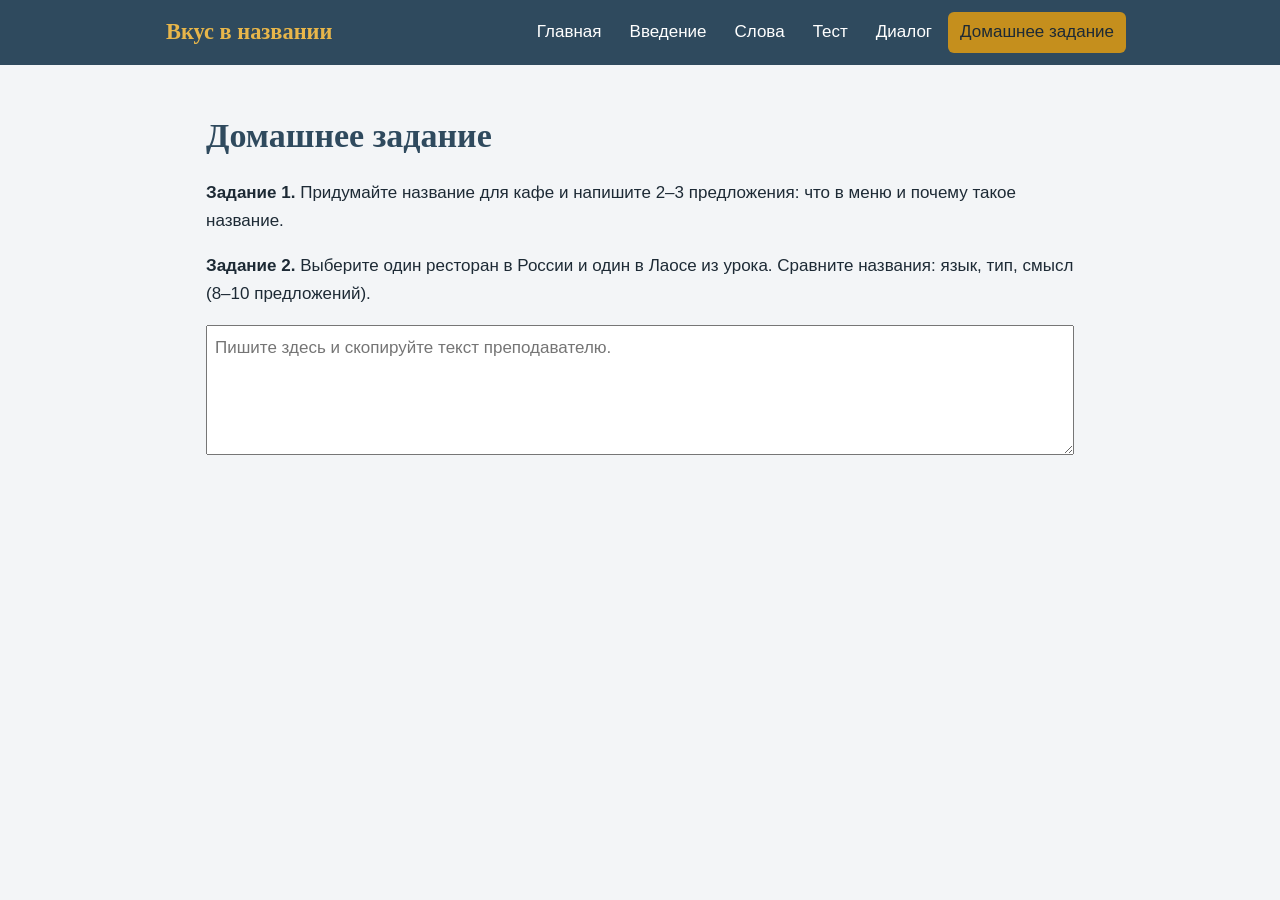
<file: vkus-nazvaniya/zadanie.html>
<!DOCTYPE html><html lang="ru"><head><meta charset="utf-8"><meta name="viewport" content="width=device-width,initial-scale=1"><title>Домашнее задание — Вкус в названии</title><link rel="stylesheet" href="style.css"></head><body><header><nav><a class="logo" href="index.html">Вкус в названии</a><a href="index.html">Главная</a><a href="vvedenie.html">Введение</a><a href="slova.html">Слова</a><a href="test.html">Тест</a><a href="dialog.html">Диалог</a><a href="zadanie.html" class=on>Домашнее задание</a></nav></header><main><h1>Домашнее задание</h1><p><b>Задание 1.</b> Придумайте название для кафе и напишите 2–3 предложения: что в меню и почему такое название.</p><p><b>Задание 2.</b> Выберите один ресторан в России и один в Лаосе из урока. Сравните названия: язык, тип, смысл (8–10 предложений).</p><textarea aria-label="Ответ" placeholder="Пишите здесь и скопируйте текст преподавателю."></textarea></main><script src="script.js"></script></body></html>
</file>
<file: style.css>
*{box-sizing:border-box}html{scroll-behavior:smooth}body{margin:0;font:17px/1.65 "Golos Text","Segoe UI",Arial,sans-serif;background:#f3f5f7;color:#1d2a35}
h1,h2,h3{font-family:Alegreya,Georgia,serif;color:#2f4a5e;line-height:1.2}a{color:#2f4a5e}
header{background:#2f4a5e;position:sticky;top:0;z-index:5}nav{max-width:1000px;margin:auto;display:flex;flex-wrap:wrap;align-items:center;gap:4px;padding:8px 14px}nav .logo{font-family:Alegreya,Georgia,serif;font-size:1.4rem;color:#e8b64a;font-weight:700;margin-right:auto;text-decoration:none}nav a{color:#fff;text-decoration:none;padding:6px 12px;border-radius:6px}nav a:hover,nav a.on{background:#c58f1d;color:#1d2a35}
.hero{display:grid;grid-template-columns:1fr 1fr;grid-template-rows:340px;height:340px;overflow:hidden;position:relative}.hero img{width:100%;height:340px;object-fit:cover;display:block}.hero .t{position:absolute;inset:0;background:linear-gradient(rgba(20,28,35,.35),rgba(20,28,35,.7));color:#fff;display:flex;flex-direction:column;justify-content:center;align-items:center;text-align:center;padding:16px}.hero h1{color:#fff;font-size:3.4rem;margin:0}.hero p{margin:.3rem 0 0;font-size:1.2rem}
main{max-width:900px;margin:auto;padding:28px 16px 60px}.cols{display:grid;grid-template-columns:repeat(auto-fit,minmax(250px,1fr));gap:16px}
.box{background:#fff;border:1px solid #d3dbe2;border-radius:10px;padding:14px}a.box{text-decoration:none;color:inherit;border-top:4px solid #c58f1d}a.box:hover{box-shadow:0 4px 14px rgba(0,0,0,.15)}
figure{margin:0}figure img{width:100%;border-radius:8px;display:block}figcaption{font-size:.88rem;color:#5b6b78;margin-top:4px}
.lvl{background:#c58f1d;color:#1d2a35;border-radius:4px;padding:1px 7px;font-size:.8rem;margin-right:6px}
table{border-collapse:collapse;width:100%;background:#fff}th,td{border:1px solid #d3dbe2;padding:8px;text-align:left}th{background:#e6ebef}.w{overflow-x:auto}
button{font:inherit;padding:6px 14px;margin:3px;border:1px solid #2f4a5e;background:#fff;border-radius:6px;cursor:pointer}button.pick{background:#2f4a5e;color:#fff}
.q{background:#fff;border:1px solid #d3dbe2;border-radius:8px;padding:12px;margin:12px 0}.ok{color:#2d7a4f}.bad{color:#b23a3a}
.dl p{margin:.4rem 0;padding:8px 12px;border-radius:8px;background:#fff;border-left:4px solid #2f4a5e;max-width:85%}.dl p.g{margin-left:auto;border-left-color:#c58f1d}
textarea{width:100%;min-height:130px;font:inherit;padding:8px}
.sign{border:4px solid #c58f1d;border-radius:10px;padding:24px 10px;text-align:center;font:700 1.7rem Alegreya,'Noto Sans Lao',Georgia,serif;background:#2f4a5e;color:#fff}.sign.l{background:#fff;color:#2f4a5e}.sign small{display:block;font:400 .9rem 'Golos Text',Arial,sans-serif;opacity:.85;margin-top:4px}.lao{font-family:'Noto Sans Lao','Leelawadee UI',sans-serif}.mini{font-size:.92rem;color:#5b6b78}
@media(max-width:600px){.hero{height:300px;grid-template-rows:300px}.hero img{height:300px}.hero h1{font-size:2.4rem}}
</file>
<file: vkus-nazvaniya/style.css>
*{box-sizing:border-box}html{scroll-behavior:smooth}body{margin:0;font:17px/1.65 "Golos Text","Segoe UI",Arial,sans-serif;background:#f3f5f7;color:#1d2a35}
h1,h2,h3{font-family:Alegreya,Georgia,serif;color:#2f4a5e;line-height:1.2}a{color:#2f4a5e}
header{background:#2f4a5e;position:sticky;top:0;z-index:5}nav{max-width:1000px;margin:auto;display:flex;flex-wrap:wrap;align-items:center;gap:4px;padding:8px 14px}nav .logo{font-family:Alegreya,Georgia,serif;font-size:1.4rem;color:#e8b64a;font-weight:700;margin-right:auto;text-decoration:none}nav a{color:#fff;text-decoration:none;padding:6px 12px;border-radius:6px}nav a:hover,nav a.on{background:#c58f1d;color:#1d2a35}
.hero{display:grid;grid-template-columns:1fr 1fr;grid-template-rows:340px;height:340px;overflow:hidden;position:relative}.hero img{width:100%;height:340px;object-fit:cover;display:block}.hero .t{position:absolute;inset:0;background:linear-gradient(rgba(20,28,35,.35),rgba(20,28,35,.7));color:#fff;display:flex;flex-direction:column;justify-content:center;align-items:center;text-align:center;padding:16px}.hero h1{color:#fff;font-size:3.4rem;margin:0}.hero p{margin:.3rem 0 0;font-size:1.2rem}
main{max-width:900px;margin:auto;padding:28px 16px 60px}.cols{display:grid;grid-template-columns:repeat(auto-fit,minmax(250px,1fr));gap:16px}
.box{background:#fff;border:1px solid #d3dbe2;border-radius:10px;padding:14px}a.box{text-decoration:none;color:inherit;border-top:4px solid #c58f1d}a.box:hover{box-shadow:0 4px 14px rgba(0,0,0,.15)}
figure{margin:0}figure img{width:100%;border-radius:8px;display:block}figcaption{font-size:.88rem;color:#5b6b78;margin-top:4px}
.lvl{background:#c58f1d;color:#1d2a35;border-radius:4px;padding:1px 7px;font-size:.8rem;margin-right:6px}
table{border-collapse:collapse;width:100%;background:#fff}th,td{border:1px solid #d3dbe2;padding:8px;text-align:left}th{background:#e6ebef}.w{overflow-x:auto}
button{font:inherit;padding:6px 14px;margin:3px;border:1px solid #2f4a5e;background:#fff;border-radius:6px;cursor:pointer}button.pick{background:#2f4a5e;color:#fff}
.q{background:#fff;border:1px solid #d3dbe2;border-radius:8px;padding:12px;margin:12px 0}.ok{color:#2d7a4f}.bad{color:#b23a3a}
.dl p{margin:.4rem 0;padding:8px 12px;border-radius:8px;background:#fff;border-left:4px solid #2f4a5e;max-width:85%}.dl p.g{margin-left:auto;border-left-color:#c58f1d}
textarea{width:100%;min-height:130px;font:inherit;padding:8px}
.sign{border:4px solid #c58f1d;border-radius:10px;padding:24px 10px;text-align:center;font:700 1.7rem Alegreya,'Noto Sans Lao',Georgia,serif;background:#2f4a5e;color:#fff}.sign.l{background:#fff;color:#2f4a5e}.sign small{display:block;font:400 .9rem 'Golos Text',Arial,sans-serif;opacity:.85;margin-top:4px}.lao{font-family:'Noto Sans Lao','Leelawadee UI',sans-serif}.mini{font-size:.92rem;color:#5b6b78}
@media(max-width:600px){.hero{height:300px;grid-template-rows:300px}.hero img{height:300px}.hero h1{font-size:2.4rem}}.box img{width:100%;border-radius:8px;display:block}.box h3{margin:.8rem 0 .3rem}select{font:inherit;padding:4px;max-width:100%}.row{display:flex;flex-wrap:wrap;align-items:center;gap:8px;margin:6px 0}.row b{min-width:150px}.lao{font-family:'Noto Sans Lao','Leelawadee UI','Lao Sangam MN',sans-serif}
</file>
